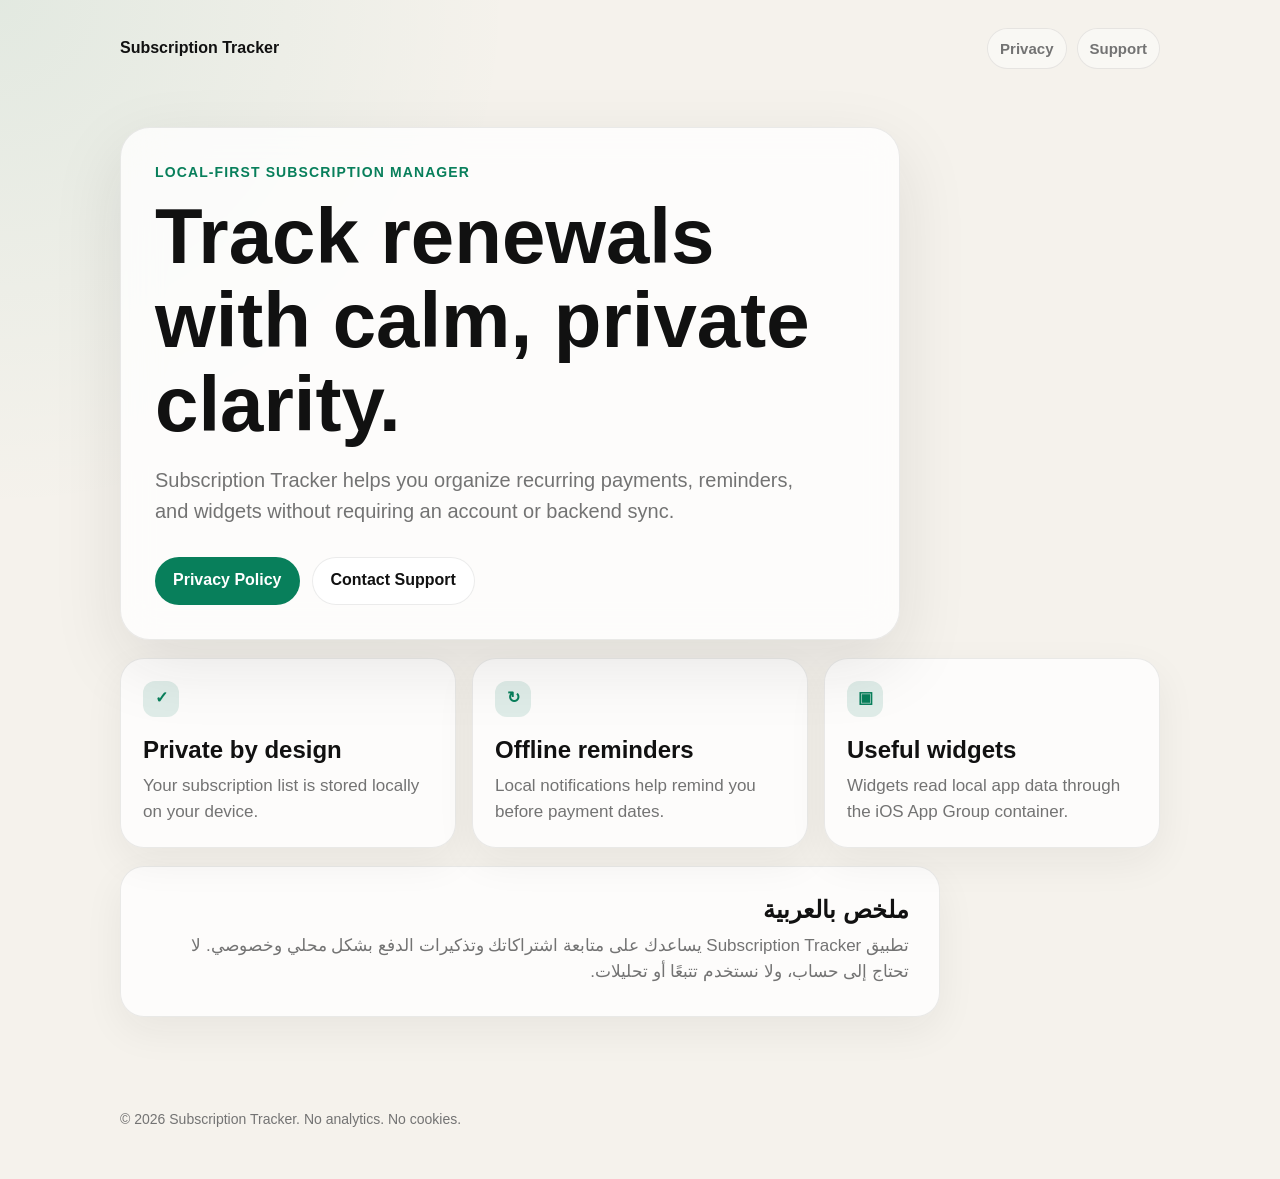
<file: index.html>
<!doctype html>
<html lang="en">
<head>
  <meta charset="utf-8">
  <meta name="viewport" content="width=device-width, initial-scale=1">
  <title>Subscription Tracker</title>
  <meta name="description" content="Subscription Tracker support and privacy information.">
  <link rel="stylesheet" href="styles.css">
</head>
<body>
  <main class="page">
    <nav class="nav" aria-label="Main navigation">
      <a class="brand" href="index.html">Subscription Tracker</a>
      <div class="links">
        <a href="privacy.html">Privacy</a>
        <a href="support.html">Support</a>
      </div>
    </nav>

    <section class="hero">
      <p class="eyebrow">Local-first subscription manager</p>
      <h1>Track renewals with calm, private clarity.</h1>
      <p class="lead">
        Subscription Tracker helps you organize recurring payments, reminders,
        and widgets without requiring an account or backend sync.
      </p>
      <div class="actions">
        <a class="button primary" href="privacy.html">Privacy Policy</a>
        <a class="button secondary" href="support.html">Contact Support</a>
      </div>
    </section>

    <section class="grid" aria-label="Highlights">
      <article class="card">
        <span class="icon">✓</span>
        <h2>Private by design</h2>
        <p>Your subscription list is stored locally on your device.</p>
      </article>
      <article class="card">
        <span class="icon">↻</span>
        <h2>Offline reminders</h2>
        <p>Local notifications help remind you before payment dates.</p>
      </article>
      <article class="card">
        <span class="icon">▣</span>
        <h2>Useful widgets</h2>
        <p>Widgets read local app data through the iOS App Group container.</p>
      </article>
    </section>

    <section class="arabic" lang="ar" dir="rtl" aria-label="Arabic summary">
      <h2>ملخص بالعربية</h2>
      <p>
        تطبيق Subscription Tracker يساعدك على متابعة اشتراكاتك وتذكيرات الدفع
        بشكل محلي وخصوصي. لا تحتاج إلى حساب، ولا نستخدم تتبعًا أو تحليلات.
      </p>
    </section>
  </main>

  <footer class="footer">
    <p>© <span id="year">2026</span> Subscription Tracker. No analytics. No cookies.</p>
  </footer>
</body>
</html>
</file>
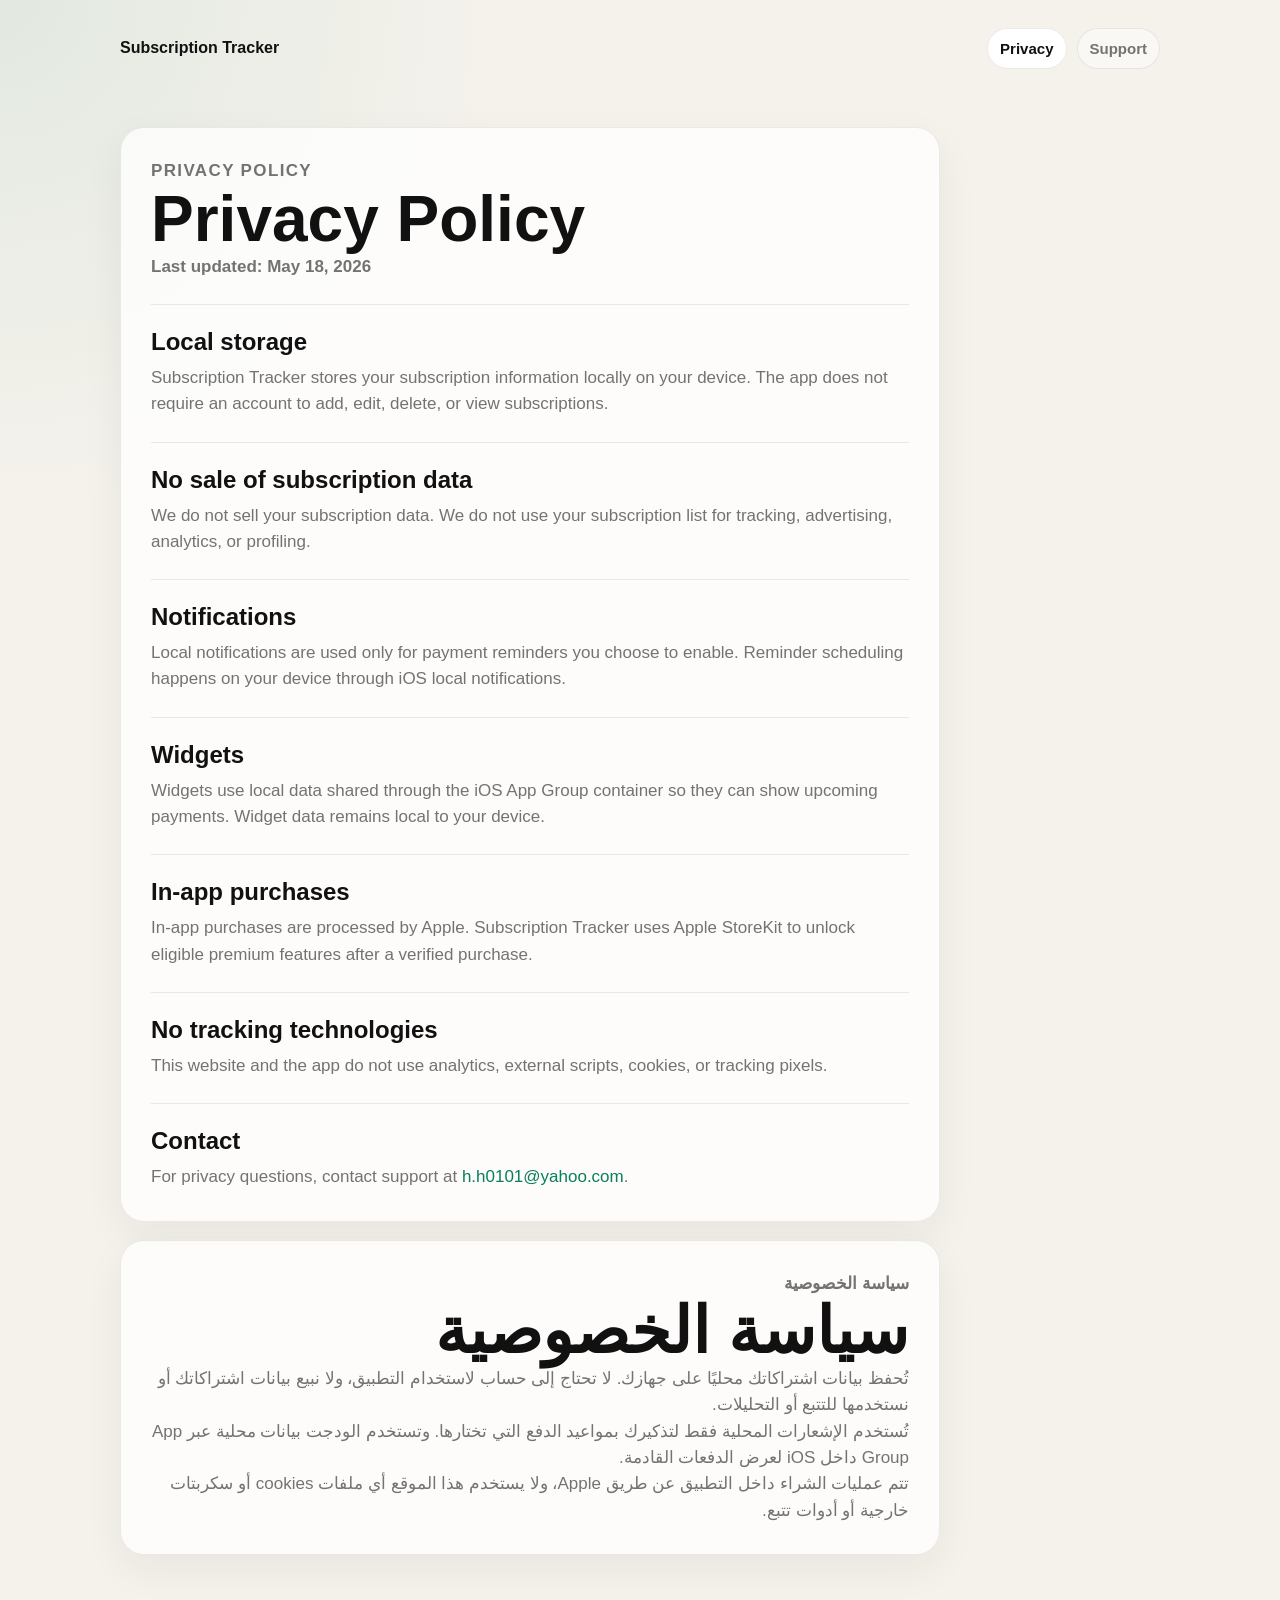
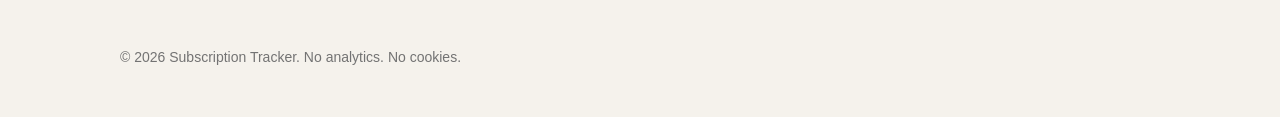
<file: privacy.html>
<!doctype html>
<html lang="en">
<head>
  <meta charset="utf-8">
  <meta name="viewport" content="width=device-width, initial-scale=1">
  <title>Privacy Policy - Subscription Tracker</title>
  <meta name="description" content="Privacy Policy for Subscription Tracker.">
  <link rel="stylesheet" href="styles.css">
</head>
<body>
  <main class="page">
    <nav class="nav" aria-label="Main navigation">
      <a class="brand" href="index.html">Subscription Tracker</a>
      <div class="links">
        <a aria-current="page" href="privacy.html">Privacy</a>
        <a href="support.html">Support</a>
      </div>
    </nav>

    <article class="document">
      <p class="eyebrow">Privacy Policy</p>
      <h1>Privacy Policy</h1>
      <p class="updated">Last updated: May 18, 2026</p>

      <section>
        <h2>Local storage</h2>
        <p>
          Subscription Tracker stores your subscription information locally on
          your device. The app does not require an account to add, edit, delete,
          or view subscriptions.
        </p>
      </section>

      <section>
        <h2>No sale of subscription data</h2>
        <p>
          We do not sell your subscription data. We do not use your subscription
          list for tracking, advertising, analytics, or profiling.
        </p>
      </section>

      <section>
        <h2>Notifications</h2>
        <p>
          Local notifications are used only for payment reminders you choose to
          enable. Reminder scheduling happens on your device through iOS local
          notifications.
        </p>
      </section>

      <section>
        <h2>Widgets</h2>
        <p>
          Widgets use local data shared through the iOS App Group container so
          they can show upcoming payments. Widget data remains local to your
          device.
        </p>
      </section>

      <section>
        <h2>In-app purchases</h2>
        <p>
          In-app purchases are processed by Apple. Subscription Tracker uses
          Apple StoreKit to unlock eligible premium features after a verified
          purchase.
        </p>
      </section>

      <section>
        <h2>No tracking technologies</h2>
        <p>
          This website and the app do not use analytics, external scripts,
          cookies, or tracking pixels.
        </p>
      </section>

      <section>
        <h2>Contact</h2>
        <p>
          For privacy questions, contact support at
          <a href="mailto:h.h0101@yahoo.com">h.h0101@yahoo.com</a>.
        </p>
      </section>
    </article>

    <article class="document arabic" lang="ar" dir="rtl">
      <p class="eyebrow">سياسة الخصوصية</p>
      <h1>سياسة الخصوصية</h1>
      <p>
        تُحفظ بيانات اشتراكاتك محليًا على جهازك. لا تحتاج إلى حساب لاستخدام
        التطبيق، ولا نبيع بيانات اشتراكاتك أو نستخدمها للتتبع أو التحليلات.
      </p>
      <p>
        تُستخدم الإشعارات المحلية فقط لتذكيرك بمواعيد الدفع التي تختارها.
        وتستخدم الودجت بيانات محلية عبر App Group داخل iOS لعرض الدفعات القادمة.
      </p>
      <p>
        تتم عمليات الشراء داخل التطبيق عن طريق Apple، ولا يستخدم هذا الموقع
        أي ملفات cookies أو سكربتات خارجية أو أدوات تتبع.
      </p>
    </article>
  </main>

  <footer class="footer">
    <p>© 2026 Subscription Tracker. No analytics. No cookies.</p>
  </footer>
</body>
</html>
</file>
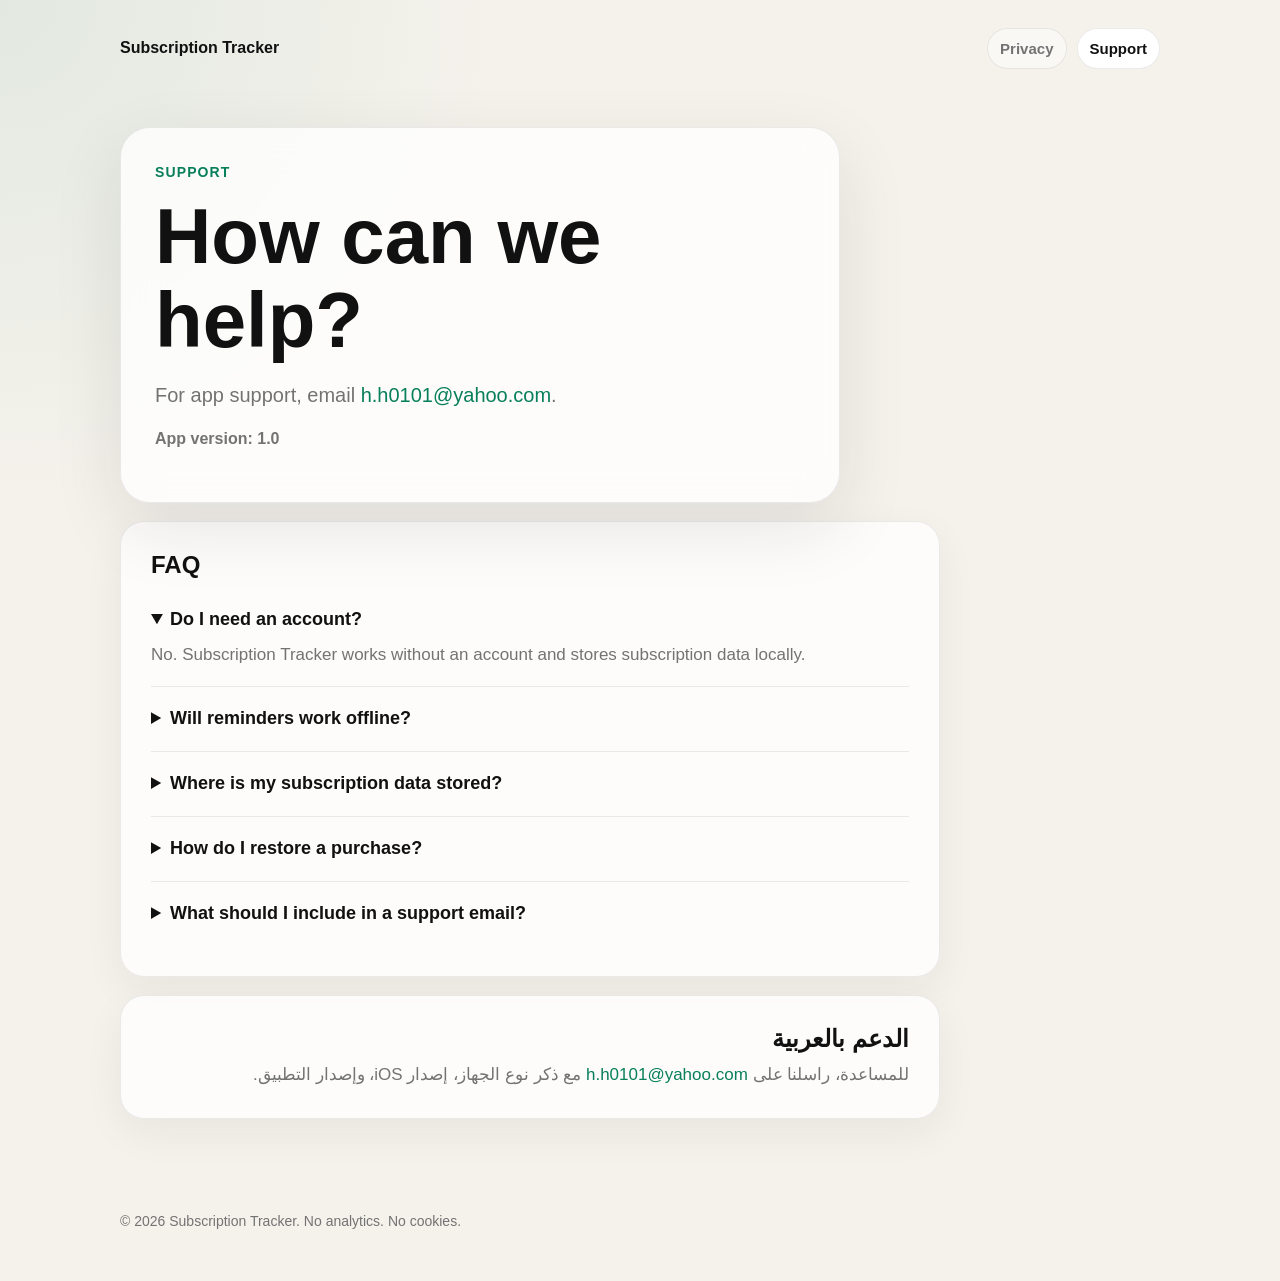
<file: support.html>
<!doctype html>
<html lang="en">
<head>
  <meta charset="utf-8">
  <meta name="viewport" content="width=device-width, initial-scale=1">
  <title>Support - Subscription Tracker</title>
  <meta name="description" content="Support page for Subscription Tracker.">
  <link rel="stylesheet" href="styles.css">
</head>
<body>
  <main class="page">
    <nav class="nav" aria-label="Main navigation">
      <a class="brand" href="index.html">Subscription Tracker</a>
      <div class="links">
        <a href="privacy.html">Privacy</a>
        <a aria-current="page" href="support.html">Support</a>
      </div>
    </nav>

    <section class="hero compact">
      <p class="eyebrow">Support</p>
      <h1>How can we help?</h1>
      <p class="lead">
        For app support, email
        <a href="mailto:h.h0101@yahoo.com">h.h0101@yahoo.com</a>.
      </p>
      <p class="meta">App version: 1.0</p>
    </section>

    <section class="faq" aria-label="Frequently asked questions">
      <h2>FAQ</h2>

      <details open>
        <summary>Do I need an account?</summary>
        <p>No. Subscription Tracker works without an account and stores subscription data locally.</p>
      </details>

      <details>
        <summary>Will reminders work offline?</summary>
        <p>Yes. Payment reminders use iOS local notifications scheduled on your device.</p>
      </details>

      <details>
        <summary>Where is my subscription data stored?</summary>
        <p>Your subscription data is stored locally on your device. Widgets use local App Group data.</p>
      </details>

      <details>
        <summary>How do I restore a purchase?</summary>
        <p>Open Settings in the app, then tap Restore Purchase.</p>
      </details>

      <details>
        <summary>What should I include in a support email?</summary>
        <p>Please include your device model, iOS version, app version, and a short description of the issue.</p>
      </details>
    </section>

    <section class="arabic" lang="ar" dir="rtl" aria-label="Arabic support">
      <h2>الدعم بالعربية</h2>
      <p>
        للمساعدة، راسلنا على
        <a href="mailto:h.h0101@yahoo.com">h.h0101@yahoo.com</a>
        مع ذكر نوع الجهاز، إصدار iOS، وإصدار التطبيق.
      </p>
    </section>
  </main>

  <footer class="footer">
    <p>© 2026 Subscription Tracker. No analytics. No cookies.</p>
  </footer>
</body>
</html>
</file>
<file: styles.css>
:root {
  color-scheme: light dark;
  --bg: #f5f2ec;
  --surface: rgba(255, 255, 255, 0.78);
  --surface-strong: #ffffff;
  --text: #111111;
  --muted: #737373;
  --line: rgba(0, 0, 0, 0.08);
  --accent: #087f5b;
  --accent-soft: rgba(8, 127, 91, 0.12);
  --shadow: 0 24px 70px rgba(30, 30, 30, 0.10);
  font-family: -apple-system, BlinkMacSystemFont, "SF Pro Display", "SF Pro Text", "Segoe UI", sans-serif;
}

* {
  box-sizing: border-box;
}

body {
  margin: 0;
  background:
    radial-gradient(circle at top left, rgba(8, 127, 91, 0.08), transparent 32rem),
    var(--bg);
  color: var(--text);
  line-height: 1.55;
}

a {
  color: var(--accent);
  text-decoration: none;
}

a:hover {
  text-decoration: underline;
}

.page {
  width: min(1040px, calc(100% - 32px));
  margin: 0 auto;
  padding: 28px 0 56px;
}

.nav {
  display: flex;
  align-items: center;
  justify-content: space-between;
  gap: 18px;
  margin-bottom: 58px;
}

.brand {
  color: var(--text);
  font-weight: 800;
  letter-spacing: 0;
}

.links {
  display: flex;
  gap: 10px;
  flex-wrap: wrap;
}

.links a {
  color: var(--muted);
  font-size: 15px;
  font-weight: 650;
  padding: 8px 12px;
  border: 1px solid var(--line);
  border-radius: 999px;
  background: rgba(255, 255, 255, 0.45);
}

.links a[aria-current="page"] {
  color: var(--text);
  background: var(--surface-strong);
}

.hero {
  max-width: 780px;
  padding: 34px;
  border: 1px solid var(--line);
  border-radius: 30px;
  background: var(--surface);
  box-shadow: var(--shadow);
  backdrop-filter: blur(18px);
}

.hero.compact {
  max-width: 720px;
}

.eyebrow {
  margin: 0 0 10px;
  color: var(--accent);
  font-size: 14px;
  font-weight: 800;
  text-transform: uppercase;
  letter-spacing: 0.08em;
}

h1,
h2 {
  letter-spacing: 0;
  line-height: 1.08;
}

h1 {
  max-width: 760px;
  margin: 0;
  font-size: clamp(42px, 7vw, 78px);
}

h2 {
  margin: 0 0 10px;
  font-size: 24px;
}

.lead {
  max-width: 660px;
  margin: 18px 0 0;
  color: var(--muted);
  font-size: 20px;
  font-weight: 500;
}

.meta,
.updated {
  color: var(--muted);
  font-weight: 600;
}

.actions {
  display: flex;
  gap: 12px;
  flex-wrap: wrap;
  margin-top: 30px;
}

.button {
  display: inline-flex;
  align-items: center;
  justify-content: center;
  min-height: 48px;
  padding: 0 18px;
  border-radius: 999px;
  font-weight: 800;
}

.button.primary {
  color: #fff;
  background: var(--accent);
}

.button.secondary {
  color: var(--text);
  background: var(--surface-strong);
  border: 1px solid var(--line);
}

.grid {
  display: grid;
  grid-template-columns: repeat(3, 1fr);
  gap: 16px;
  margin-top: 18px;
}

.card,
.document,
.faq,
.arabic {
  border: 1px solid var(--line);
  border-radius: 24px;
  background: var(--surface);
  box-shadow: 0 14px 40px rgba(30, 30, 30, 0.06);
}

.card {
  padding: 22px;
}

.icon {
  display: inline-grid;
  width: 36px;
  height: 36px;
  place-items: center;
  margin-bottom: 20px;
  border-radius: 12px;
  color: var(--accent);
  background: var(--accent-soft);
  font-weight: 900;
}

.card p,
.document p,
.faq p,
.arabic p {
  color: var(--muted);
  font-size: 17px;
  margin: 0;
}

.document,
.faq,
.arabic {
  max-width: 820px;
  padding: 30px;
  margin-top: 18px;
}

.document section {
  padding-top: 24px;
  margin-top: 24px;
  border-top: 1px solid var(--line);
}

.document h1 {
  font-size: clamp(38px, 6vw, 64px);
}

.faq details {
  padding: 18px 0;
  border-top: 1px solid var(--line);
}

.faq details:first-of-type {
  border-top: 0;
}

.faq summary {
  cursor: pointer;
  font-size: 18px;
  font-weight: 800;
}

.faq details p {
  margin-top: 8px;
}

.arabic {
  text-align: right;
}

.arabic .eyebrow {
  letter-spacing: 0;
}

.footer {
  width: min(1040px, calc(100% - 32px));
  margin: 0 auto;
  padding: 22px 0 34px;
  color: var(--muted);
  font-size: 14px;
}

@media (max-width: 760px) {
  .page {
    width: min(100% - 22px, 1040px);
    padding-top: 18px;
  }

  .nav {
    align-items: flex-start;
    flex-direction: column;
    margin-bottom: 28px;
  }

  .hero,
  .document,
  .faq,
  .arabic {
    padding: 22px;
    border-radius: 24px;
  }

  .grid {
    grid-template-columns: 1fr;
  }

  .lead {
    font-size: 17px;
  }
}

@media (prefers-color-scheme: dark) {
  :root {
    --bg: #11130f;
    --surface: rgba(28, 31, 27, 0.82);
    --surface-strong: #20241f;
    --text: #f4f4ef;
    --muted: #a5aaa2;
    --line: rgba(255, 255, 255, 0.10);
    --accent: #34c28a;
    --accent-soft: rgba(52, 194, 138, 0.14);
    --shadow: 0 24px 70px rgba(0, 0, 0, 0.34);
  }

  .links a {
    background: rgba(255, 255, 255, 0.04);
  }
}
</file>
